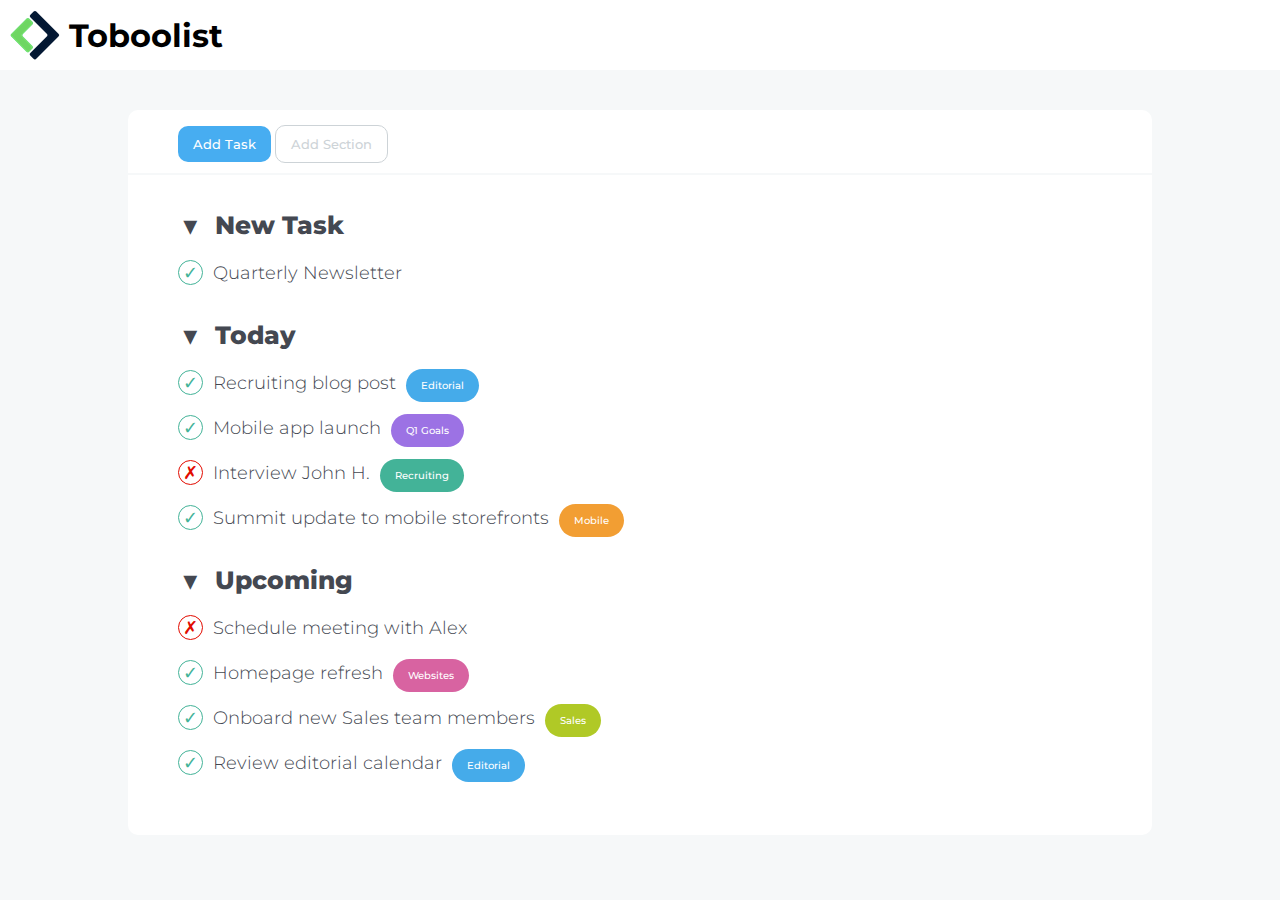
<file: index.html>
<!DOCTYPE html>
<html lang="en" dir="ltr">
  <head>
    <meta charset="utf-8">
    <title>Toboolist</title>
    <link rel="stylesheet" href="css/style.css">
    <link rel="preconnect" href="https://fonts.gstatic.com">
    <link href="https://fonts.googleapis.com/css2?family=Montserrat:ital,wght@0,400;0,500;0,700;1,600&display=swap" rel="stylesheet">
  </head>


  <body>
    <header>
      <img id="logo" src="img/Logo.png" alt="boolean logo">
      <h1>Toboolist</h1>
    </header>

    <main>
      <button class="buttons" type="button" name="add-task">Add Task</button>
      <button class="buttons sectionbutton" type="button" name="add-section">Add Section</button>

      <hr>

      <!-- todolist -->
      <ul class="container">

        <!-- task section -->
        <li>
          <span class="symbols">&blacktriangledown;</span>
          New Task

          <ul class="section">

            <li>
              <div class="symbols done">
                &#10003;
              </div>
              Quarterly Newsletter <span class="tags">Editorial</span>
            </li>
          </ul>
        </li>
        <!-- /task section -->

        <!-- today section -->
        <li>
          <span class="symbols">&blacktriangledown;</span>
          Today

          <ul class="section">

            <li>
              <div class="symbols done">
                &#10003;
              </div>
              Recruiting blog post <span class="tags editorial">Editorial</span>
            </li>

            <li>
              <div class="symbols done">
                &#10003;
              </div>
              Mobile app launch <span class="tags q1-goals">Q1 Goals</span>
            </li>

            <li>
              <div class="symbols un- done">
                &#10007;
              </div>
              Interview John H. <span class="tags recruiting">Recruiting</span>
            </li>

            <li>
              <div class="symbols done">
                &#10003;
              </div>
              Summit update to mobile storefronts <span class="tags mobile">Mobile</span>
            </li>
          </ul>
        </li>
        <!-- today section -->

        <!-- upcoming section -->
        <li>
          <span class="symbols">&blacktriangledown;</span>
          Upcoming

          <ul class="section">

            <li>
              <div class="symbols un- done">
                &#10007;
              </div>
              Schedule meeting with Alex
            </li>

            <li>
              <div class="symbols done">
                &#10003;
              </div>
              Homepage refresh <span class="tags websites">Websites</span>
            </li>

            <li>
              <div class="symbols done">
                &#10003;
              </div>
              Onboard new Sales team members  <span class="tags sales">Sales</span>
            </li>

            <li>
              <div class="symbols done">
                &#10003;
              </div>
              Review editorial calendar <span class="tags editorial">Editorial</span>
            </li>
          </ul>
        </li>
      </ul>
      <!-- /upcoming section -->
      <!-- /todolist -->

    </main>

  </body>
</html>
</file>
<file: css/style.css>
/* tutto */
* {
  box-sizing: border-box;
  margin: 0;
  padding: 0;
  font-family: 'Montserrat', sans-serif;
}

body{
  background-color: #f6f8f9;
}

/* header */
header {
  height: 70px;
  background-color: #fff;
  padding: 10px;
  margin-bottom: 40px;
}

#logo {
  vertical-align: middle;
}

h1 {
  display: inline;
  vertical-align: middle;
  margin-left: 5px;
}


/* main */

main {
  width: 80%;
  background-color: white;
  padding: 15px 50px 40px;
  margin: 0px auto 20px;
  border-radius: 10px;
}

.buttons {
  padding: 10px 15px;
  background-color: #47adf1;
  color: white;
  border-radius: 10px;
  border: none;
  font-weight: 500;
}

.sectionbutton {
  background-color: white;
  border: 1px solid #cdd3d7;
  color: #cdd3d7;
}

main hr {
  margin: 10px -50px 35px;
  border: 1px solid #f6f8f9;
}


/* list */

.container > li {
  color: #444851;
  list-style: none;
  margin-top: 35px;
  font-size: 25px;
  font-weight: 800;
}

.section > li {
  list-style: none;
  margin: 20px auto;
  font-size: 18px;
  font-weight: 300;
}

.symbols {
  display: inline-block;
  width: 25px;
  text-align: center;
  margin-right: 5px;
  line-height: 25px;
}


/* done/undone */

.done {
  height: 25px;
  color: #43b398;
  border: 1px solid #43b398;
  border-radius: 100%;
}

.un- {
  color: #e20b00;
  border-color: #e20b00;
}


/* tags */

.tags {
  padding: 10px 15px;
  color: white;
  border: none;
  font-size: 10px;
  font-weight: 500;
  border-radius: 20px;
  margin-left: 5px;
}

.tags.editorial {
  background-color: #45abea;
}

.tags.q1-goals {
  background-color: #9c72e4;
}

.tags.recruiting {
  background-color: #43b398;
}

.tags.mobile {
  background-color: #f29e33;
}

.tags.websites {
  background-color: #d863a1;
}

.tags.sales {
  background-color: #b0c926;
}
</file>
